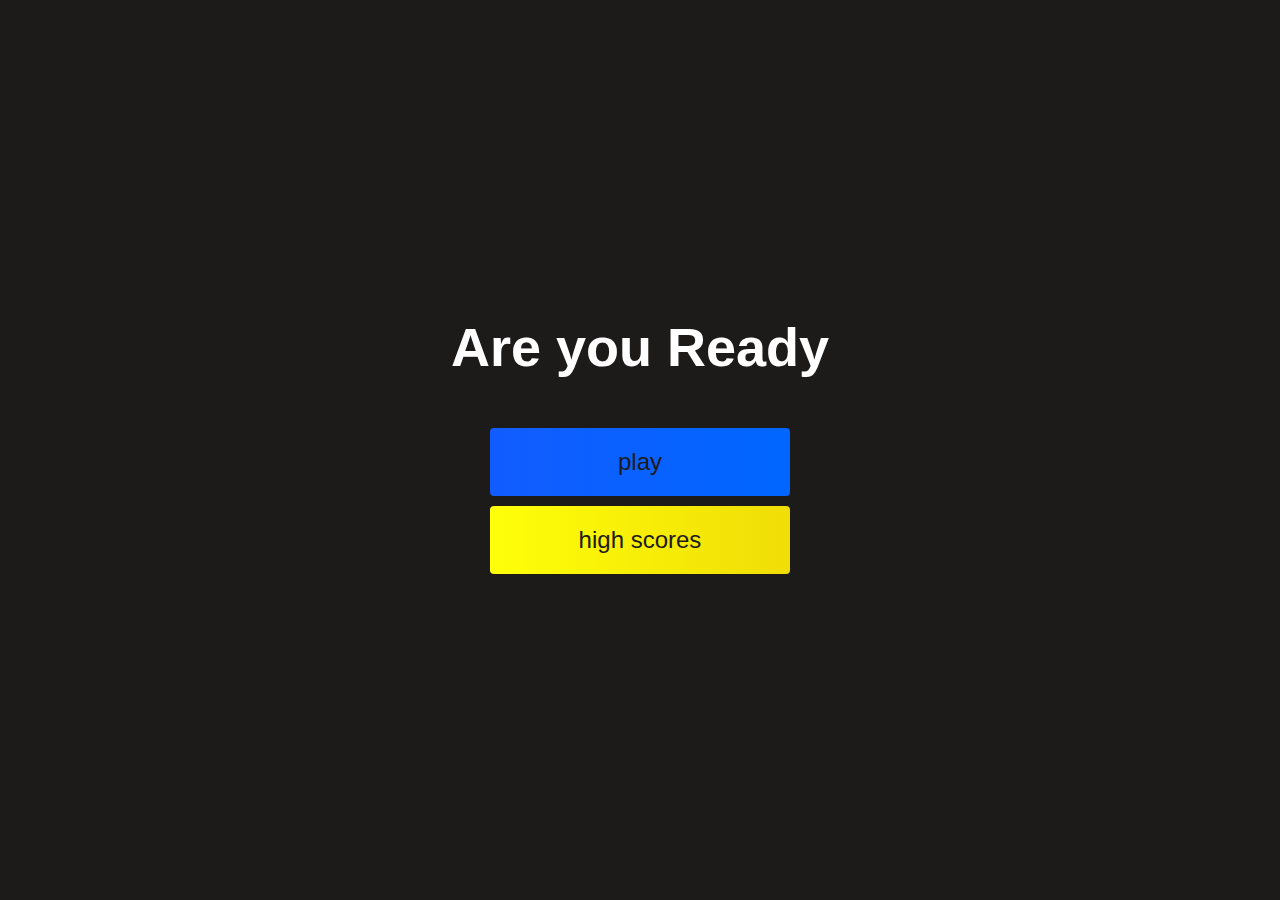
<file: index.html>
<!DOCTYPE html>
<html lang="en">
<head>
    <meta charset="UTF-8">
    <meta http-equiv="X-UA-Compatible" content="IE=edge">
    <meta name="viewport" content="width=device-width, initial-scale=1.0">
    <title>Document</title>
    <link rel="stylesheet" href="./style.css">
</head>
<body>
    <div class="container">
        <div id="home" class="flex-column flex-center">
            <h1>Are you Ready</h1>
            <a href="/game.html" class="btn">play</a>
            <a href="/highscores.html" id="highscores-btn" class="btn">high scores</a>
        </div>
    </div>
    <script src="./app.js"></script>
</body>
</html>
</file>
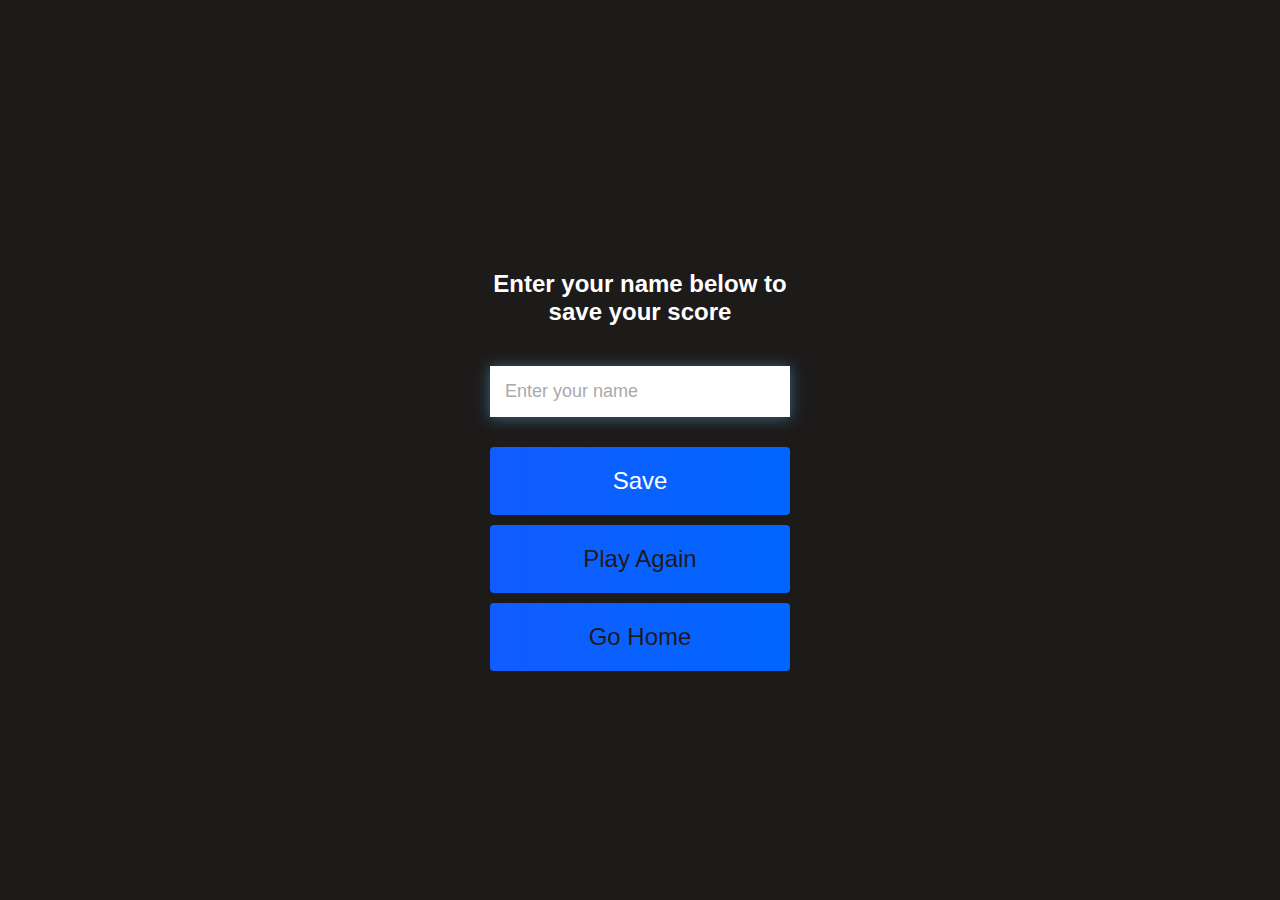
<file: end.html>
<!DOCTYPE html>
<html lang="en">
  <head>
    <meta charset="UTF-8" />
    <meta http-equiv="X-UA-Compatible" content="IE=edge" />
    <meta name="viewport" content="width=device-width, initial-scale=1.0" />
    <title>Document</title>
    <link rel="stylesheet" href="./style.css" />
  </head>
  <body>
    <div class="container">
      <div id="end" class="flex-center flex-column">
        <h1 id="finalScore">0</h1>
        <form class="end-form-container">
          <h2 id="end-text">Enter your name below to save your score</h2>
          <input
            type="text"
            name="name"
            id="username"
            placeholder="Enter your name"
          />
          <button
            class="btn"
            id="saveScoreBtn"
            type="submit"
            onclick="saveHighScore(event)"
            disabled
          >
            Save
          </button>
        </form>
        <a href="./game.html" class="btn">Play Again</a>
        <a href="./index.html" class="btn">Go Home</a>
      </div>
    </div>

    <script src="./end.js"></script>
  </body>
</html>
</file>
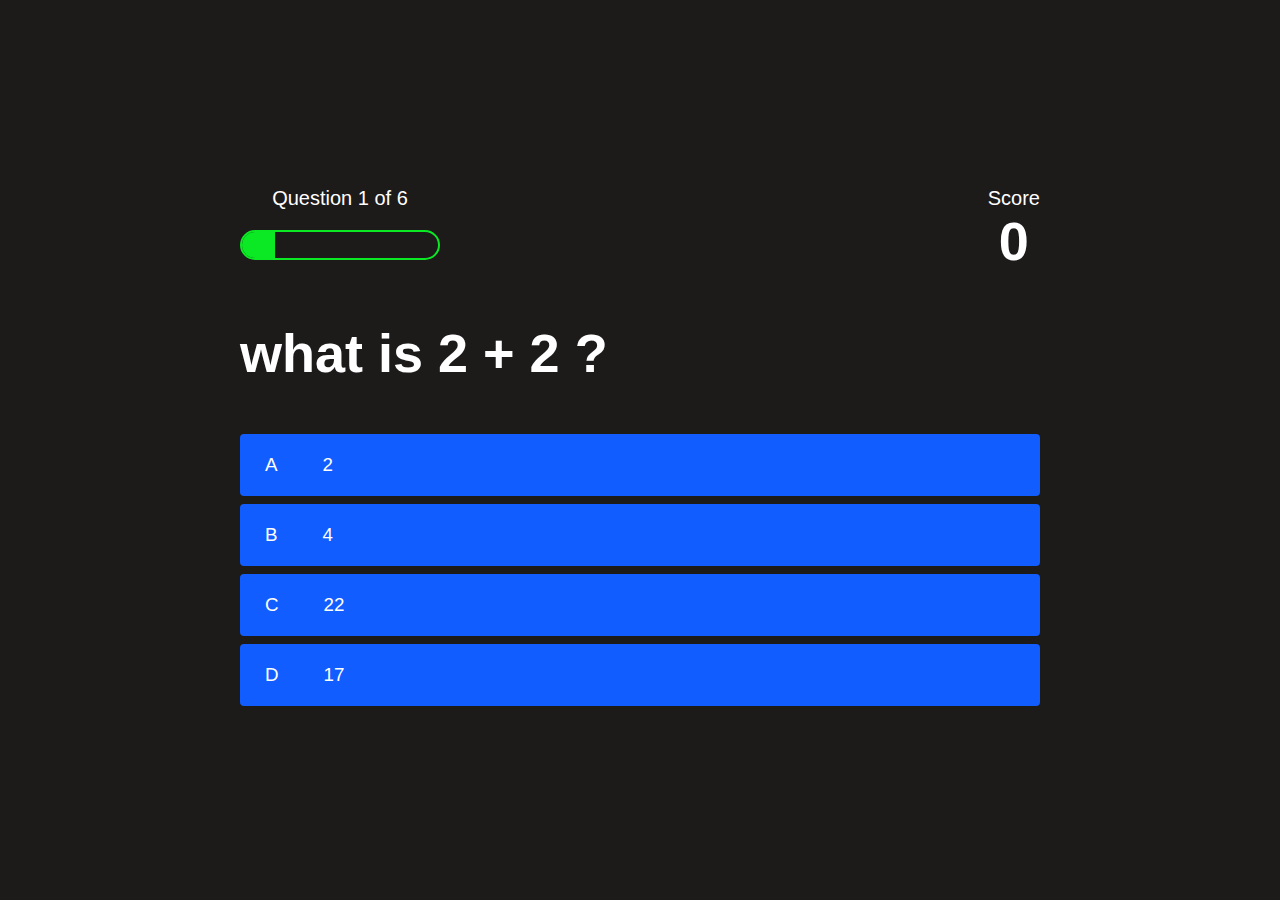
<file: game.html>
<!DOCTYPE html>
<html lang="en">
  <head>
    <meta charset="UTF-8" />
    <meta http-equiv="X-UA-Compatible" content="IE=edge" />
    <meta name="viewport" content="width=device-width, initial-scale=1.0" />
    <title>Document</title>
    <link rel="stylesheet" href="style.css" />
    <link rel="stylesheet" href="./game.css" />
  </head>
  <body>
    <div class="container">
      <div id="game" class="justify-center flex-column">
        <div id="hud">
          <div class="hud-item">
            <p id="progressText" class="hud-prefix">Question</p>
            <div id="progressBar">
              <div id="progressBarFull"></div>
            </div>
          </div>
          <div class="hud-item">
            <p class="hud-prefix">Score</p>
            <h1 class="hud-main-text" id="score">0</h1>
          </div>
        </div>
        <h1 id="question">what is the answer to this Question</h1>
        <div class="choice-container">
          <p class="choice-prefix">A</p>
          <p class="choice-text" data-number="1">choice</p>
        </div>
        <div class="choice-container">
          <p class="choice-prefix">B</p>
          <p class="choice-text" data-number="2">choice</p>
        </div>
        <div class="choice-container">
          <p class="choice-prefix">C</p>
          <p class="choice-text" data-number="3">choice</p>
        </div>
        <div class="choice-container">
          <p class="choice-prefix">D</p>
          <p class="choice-text" data-number="4">choice</p>
        </div>
      </div>
    </div>
    <script src="./app.js"></script>
  </body>
</html>
</file>
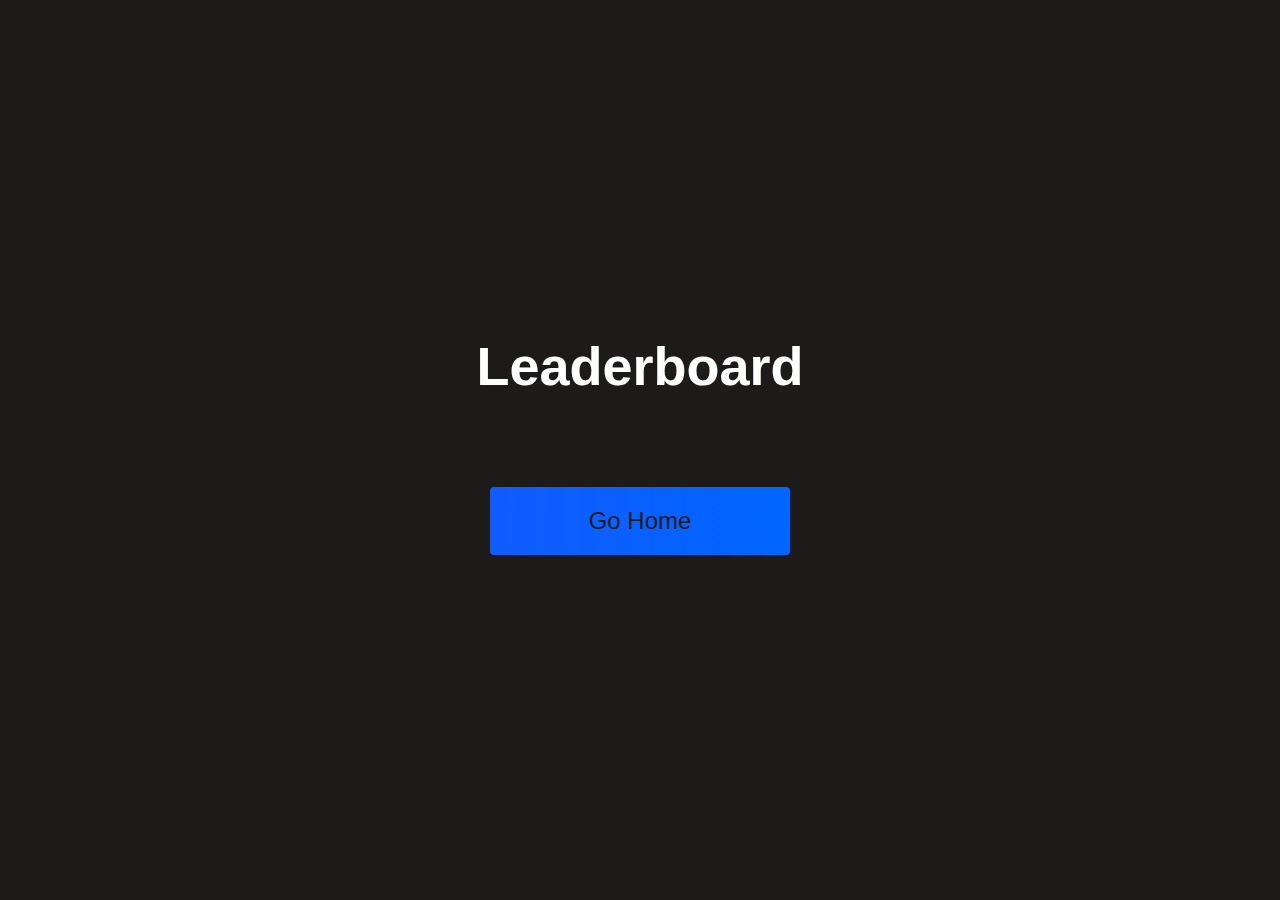
<file: highscores.html>
<!DOCTYPE html>
<html lang="en">
<head>
    <meta charset="UTF-8">
    <meta http-equiv="X-UA-Compatible" content="IE=edge">
    <meta name="viewport" content="width=device-width, initial-scale=1.0">
    <title>Document</title>
    <link rel="stylesheet" href="./highscores.css">
    <link rel="stylesheet" href="./style.css">
</head>
<body>
    <div class="container">
        <div id="highScores" class="flex-center flex-column">
            <h1 id="finalScore">Leaderboard</h1>
            <ul id="highScoresList"></ul>
            <a href="/" class="btn">Go Home</a>
        </div>
    </div>

    <script src="./highscores.js"></script>
</body>
</html>
</file>
<file: style.css>
:root{
    background-color: rgb(29, 26, 26);
}

*{
    box-sizing: border-box;
    margin: 0;
    padding: 0;
    font-size: 62.5%;
    font-family:'Segoe UI', Tahoma, Geneva, Verdana, sans-serif;
}

h1{
    font-size: 5.4rem;
    color: #fff;
    margin-bottom: 5rem;
}
h2{
    font-size: 4.2rem;
    margin-bottom: 4rem;
}

.container{
    width: 100vw;
    height: 100vh;
    display: flex;
    justify-content: center;
    align-items: center;
    max-width: 80rem;
    margin: 0 auto;
    padding: 2rem;
}
.flex-column{
    display: flex;
    flex-direction: column;
}
.flex-center{
    justify-content: center;
    align-items: center;
}
.justify.cnter{
    justify-content: center;
}
.text-center{
    text-align: center;
}
.hidden{
    display: none;
}

.btn{
    font-size: 2.4rem;
    padding: 2rem 0;
    width: 30rem;
    text-align: center;
    margin-bottom: 1rem;
    text-decoration: none;
    color: rgb(29, 26, 26);
    background: linear-gradient(90deg, rgb(18, 92, 255) 0%, rgb(0, 102, 255) 100%);
    border-radius: 4px;
}

.btn:hover{
    cursor: pointer;
    box-shadow: 0 0.4rem 1.4rem 0 rgba(8, 114, 244, 0.6);
    transition: transform 150ms;
    transform: scale(1.03);
}
.btn[disabled]:hover{
    cursor: not-allowed;
    box-shadow: none;
    transform: none;
}
#highscores-btn{
    background: linear-gradient(90deg, rgb(255, 255, 9) 0%, rgb(240, 221, 6) 100%);
}
#highscores:hover{
    box-shadow: 0 0.4rem 1.4rem 0 rgba(255, 255, 0, 0.5);
}

/* end page css style */

.end-form-container{
    width: 100%;
    display: flex;
    flex-direction: column;
    align-items: center;
    max-width: 30rem;
}

input{
    margin-bottom: 1rem;
    width: 20rem;
    padding: 1.5rem;
    font-size: 1.8rem;
    border: none;
    box-shadow: 0 0.1rem 1.4rem 0 rgba(86, 185, 235, 0.5);
}

input::placeholder{
    color: #aaa;
}
#username{
    margin-bottom: 3rem;
    width: 100%;
    outline: none;
}
#end-text{
    font-size: 2.4rem;
    color: #fff;
    text-align: center;
}
#saveScoreBtn{
    border: none;
    color: #fff;
}
</file>
<file: game.css>
body{
    color: #fff;
}
.choice-container{
    display: flex;
    margin-bottom: 0.8rem;
    width: 100%;
    border-radius: 4px;
    background: rgb(18, 93, 255);
    font-size: 3rem;
    min-width: 80rem;
}
.choice-container:hover{
    cursor: pointer;
    box-shadow: 0 0.4rem 1.4rem 0 rgba(6, 103, 247, 0.5);
}
.choice-prefix{
    padding: 2rem 2.5rem;
    color: white;
}
.choice-text{
    padding: 2rem;
    width: 100%;
}
.correct{
    background: linear-gradient(32deg,rgba(11, 233, 36) 0%, rgb(41, 232, 111) 100%);
}
.incorrect{
    background: linear-gradient(32deg,rgba(230, 29, 29, 1) 0%, rgb(224, 11, 11, 1) 100%);

}
#hud{
    display: flex;
    justify-content: space-between;
}
.hud-prefix{
    text-align: center;
    font-size: 2rem;

}
.hud-main-text{
    text-align: center;
}
#progressBar{
    width: 20rem;
    height: 3rem;
    border: 0.2rem solid rgb(11, 233, 36);
    margin-top: 2rem;
    border-radius: 50px;
    overflow: hidden;
}
#progressBarFull{
    height: 100%;
    background: rgb(11, 233, 36);
    width: 0;
}
@media screen and (max-width: 768px){
    .choice-container{
        min-width: 40rem;
    }
}
</file>
<file: highscores.css>
body{
    color: #fff;
}

#highScoresList{
    list-style: none;
    margin-bottom: 4rem;
}

.high-score{
    font-size: 2.8rem;
    margin-bottom: 0.5rem;
}
</file>
